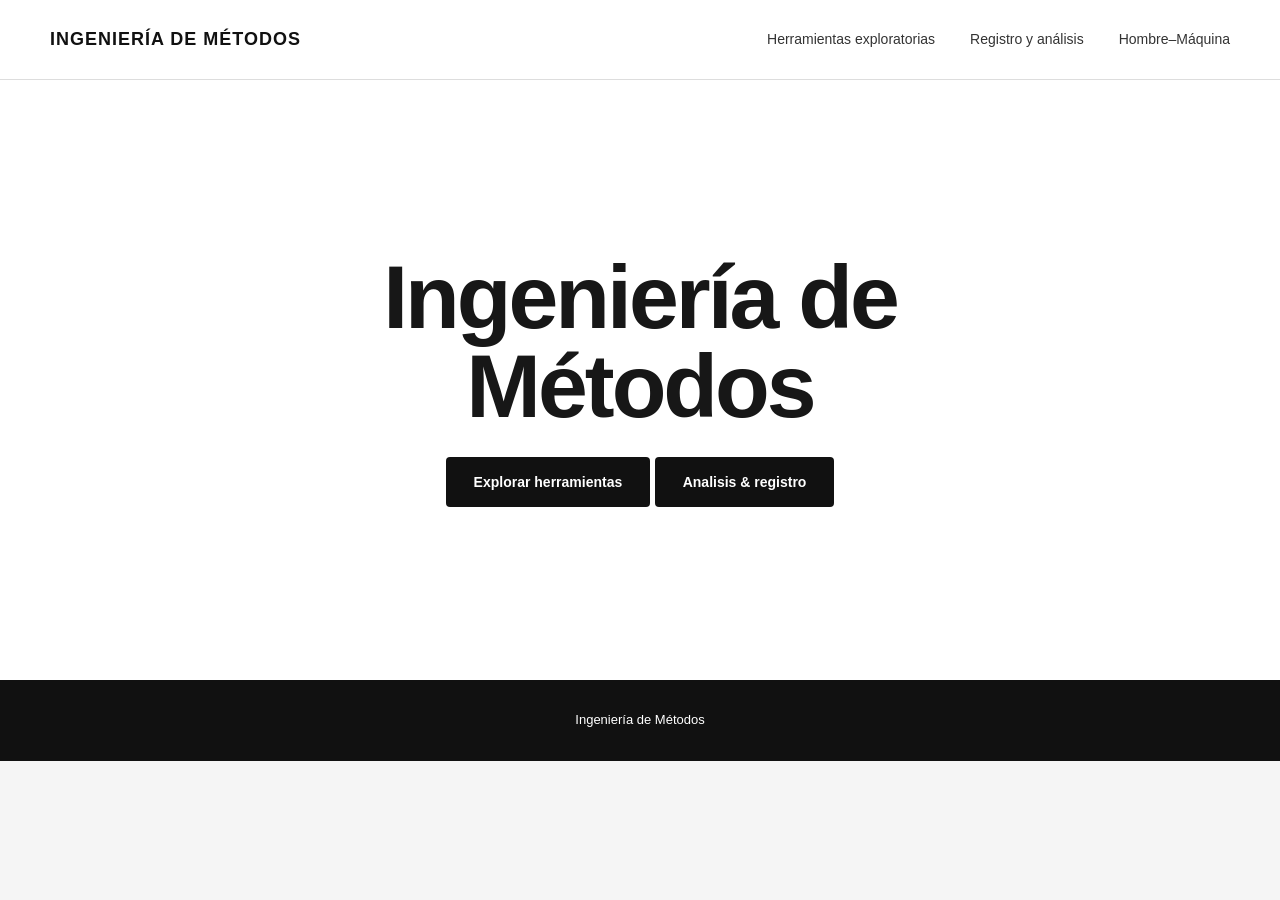
<file: frontend/index.html>
<!DOCTYPE html>
<html lang="es">
<head>
    <meta charset="UTF-8">
    <meta name="viewport" content="width=device-width, initial-scale=1.0">

    <title>Ingeniería de Métodos</title>

    <link rel="stylesheet" href="style.css">
    <link rel="stylesheet" href="estudios.css">
</head>

<body>

    <!-- Barra de navegación -->
    <header class="navbar">

        <a href="index.html" class="logo">
            INGENIERÍA DE MÉTODOS
        </a>

        <nav class="nav-menu">

            <a href="exploratorias.html">
                Herramientas exploratorias
            </a>

            <a href="registro-analisis.html">
                Registro y análisis
            </a>

            <a href="operador-maquina.html">
                Hombre–Máquina
            </a>

        </nav>

    </header>


    <!-- Contenido principal -->
    <main>

        <section class="hero">

            <div class="hero-content">

                <h1>
                    Ingeniería de Métodos
                </h1>

                <a href="exploratorias.html" class="button">
                    Explorar herramientas
                </a>
                <a href = "registro-analisis.html" class = "button">
                    Analisis & registro 
                </a>

            </div>

        </section>


    </main>


    <!-- Pie de página -->
    <footer>

        <p>
            Ingeniería de Métodos
        </p>

    </footer>

</body>
</html>
</file>
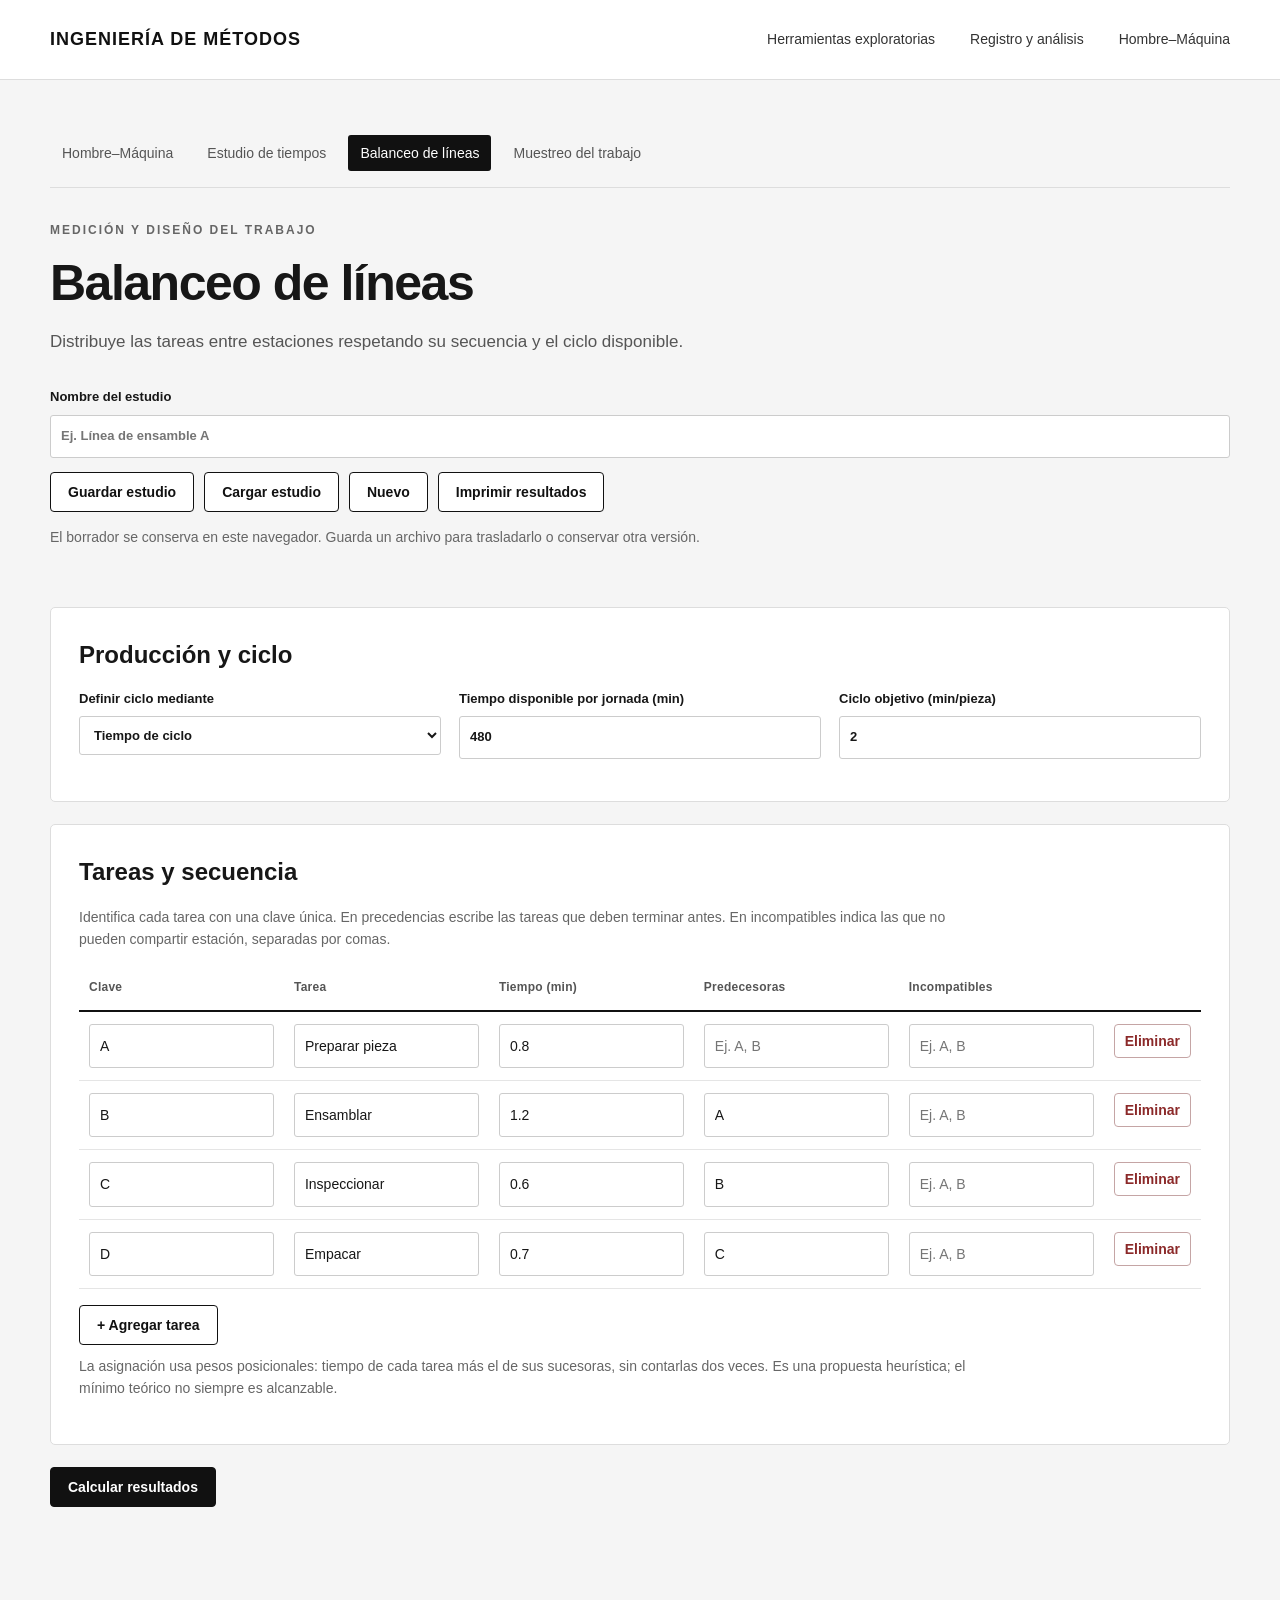
<file: frontend/balanceo-lineas.html>
<!DOCTYPE html>
<html lang="es"><head><meta charset="UTF-8"><meta name="viewport" content="width=device-width, initial-scale=1.0"><title>Balanceo de líneas | Ingeniería de Métodos</title><link rel="stylesheet" href="style.css"><link rel="stylesheet" href="estudios.css"><link rel="stylesheet" href="persistencia.css"></head>
<body><header class="navbar"><a href="index.html" class="logo">INGENIERÍA DE MÉTODOS</a><nav class="nav-menu" aria-label="Principal"><a href="exploratorias.html">Herramientas exploratorias</a><a href="registro-analisis.html">Registro y análisis</a><a href="operador-maquina.html">Hombre–Máquina</a></nav></header>
<main class="estudio-page"><nav class="estudio-nav" aria-label="Módulos de medición"><a href="operador-maquina.html">Hombre–Máquina</a><a href="registro-analisis.html">Estudio de tiempos</a><a href="balanceo-lineas.html" aria-current="page">Balanceo de líneas</a><a href="muestreo-trabajo.html">Muestreo del trabajo</a></nav><section class="estudio-header"><span class="section-label">MEDICIÓN Y DISEÑO DEL TRABAJO</span><h1>Balanceo de líneas</h1><p>Distribuye las tareas entre estaciones respetando su secuencia y el ciclo disponible.</p></section>
<div id="servidor-aviso"></div><div class="toolbar"><label class="campo">Nombre del estudio<input id="study-title" type="text" maxlength="200" placeholder="Ej. Línea de ensamble A"></label><div class="acciones"><button id="guardar" class="btn" type="button">Guardar estudio</button><button id="cargar" class="btn" type="button">Cargar estudio</button><button id="nuevo" class="btn" type="button">Nuevo</button><button id="imprimir" class="btn" type="button">Imprimir resultados</button><input id="archivo-estudio" type="file" accept=".json,application/json" hidden></div><p class="ayuda">El borrador se conserva en este navegador. Guarda un archivo para trasladarlo o conservar otra versión.</p></div>
<p id="persistencia-estado" class="persistencia-estado" role="status" aria-live="polite"></p><div id="module-form"></div><div class="acciones"><button id="calcular" class="btn principal" type="button">Calcular resultados</button></div><p id="estado" class="estado" role="status" aria-live="polite"></p><div id="module-results" aria-live="polite"></div></main>
<script src="persistencia.js"></script><script src="estudios-comun.js"></script><script src="balanceo-lineas.js"></script></body></html>
</file>
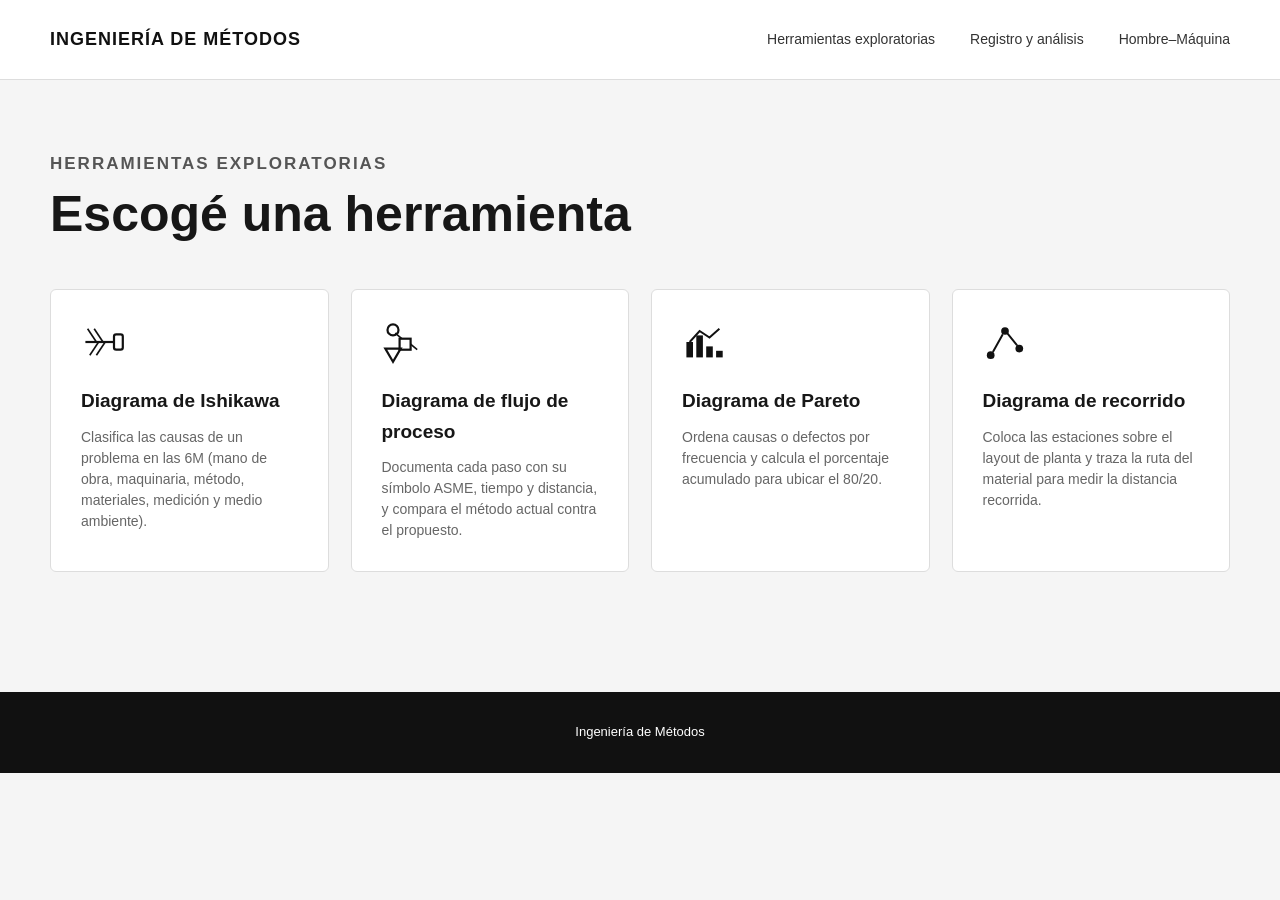
<file: frontend/exploratorias.html>
<!DOCTYPE html>
<html lang="es">

<head>
    <meta charset="UTF-8">
    <meta name="viewport" content="width=device-width, initial-scale=1.0">

    <title>Herramientas exploratorias | Ingeniería de Métodos</title>

    <link rel="stylesheet" href="style.css">
    <link rel="stylesheet" href="exploratorias-hub.css">
</head>

<body>

    <header class="navbar">

        <a href="index.html" class="logo">
            INGENIERÍA DE MÉTODOS
        </a>

        <nav class="nav-menu">

            <a href="exploratorias.html">
                Herramientas exploratorias
            </a>

            <a href="registro-analisis.html">
                Registro y análisis
            </a>

            <a href="operador-maquina.html">
                Hombre–Máquina
            </a>

        </nav>

    </header>


    <main class="hub-page">

        <section class="hub-header">

            <p class="section-label">
                HERRAMIENTAS EXPLORATORIAS
            </p>

            <h1>Escogé una herramienta</h1>

        </section>


        <section class="hub-grid">

            <a href="ishikawa.html" class="hub-card">

                <div class="hub-card-icono">
                    <svg viewBox="0 0 40 40" xmlns="http://www.w3.org/2000/svg">
                        <line x1="4" y1="20" x2="30" y2="20" stroke="currentColor" stroke-width="2"/>
                        <line x1="14" y1="20" x2="6" y2="8" stroke="currentColor" stroke-width="1.5"/>
                        <line x1="20" y1="20" x2="12" y2="8" stroke="currentColor" stroke-width="1.5"/>
                        <line x1="16" y1="20" x2="8" y2="32" stroke="currentColor" stroke-width="1.5"/>
                        <line x1="22" y1="20" x2="14" y2="32" stroke="currentColor" stroke-width="1.5"/>
                        <rect x="30" y="13" width="8" height="14" rx="2" fill="none" stroke="currentColor" stroke-width="2"/>
                    </svg>
                </div>

                <h2>Diagrama de Ishikawa</h2>

                <p>
                    Clasifica las causas de un problema en las 6M
                    (mano de obra, maquinaria, método, materiales,
                    medición y medio ambiente).
                </p>

            </a>


            <a href="diagrama-flujo.html" class="hub-card">

                <div class="hub-card-icono">
                    <svg viewBox="0 0 40 40" xmlns="http://www.w3.org/2000/svg">
                        <circle cx="10" cy="9" r="5" fill="none" stroke="currentColor" stroke-width="2"/>
                        <rect x="16" y="17" width="10" height="10" fill="none" stroke="currentColor" stroke-width="2"/>
                        <polygon points="10,38 3,26 17,26" fill="none" stroke="currentColor" stroke-width="2"/>
                        <path d="M12,12 L18,17 M26,22 L32,27" stroke="currentColor" stroke-width="1.5"/>
                    </svg>
                </div>

                <h2>Diagrama de flujo de proceso</h2>

                <p>
                    Documenta cada paso con su símbolo ASME, tiempo
                    y distancia, y compara el método actual contra
                    el propuesto.
                </p>

            </a>


            <a href="pareto.html" class="hub-card">

                <div class="hub-card-icono">
                    <svg viewBox="0 0 40 40" xmlns="http://www.w3.org/2000/svg">
                        <rect x="4" y="20" width="6" height="14" fill="currentColor"/>
                        <rect x="13" y="14" width="6" height="20" fill="currentColor"/>
                        <rect x="22" y="24" width="6" height="10" fill="currentColor"/>
                        <rect x="31" y="28" width="6" height="6" fill="currentColor"/>
                        <polyline points="7,20 16,10 25,16 34,8" fill="none" stroke="currentColor" stroke-width="1.8"/>
                    </svg>
                </div>

                <h2>Diagrama de Pareto</h2>

                <p>
                    Ordena causas o defectos por frecuencia y
                    calcula el porcentaje acumulado para ubicar el
                    80/20.
                </p>

            </a>


            <a href="recorrido.html" class="hub-card">

                <div class="hub-card-icono">
                    <svg viewBox="0 0 40 40" xmlns="http://www.w3.org/2000/svg">
                        <circle cx="7" cy="32" r="3.5" fill="currentColor"/>
                        <circle cx="20" cy="10" r="3.5" fill="currentColor"/>
                        <circle cx="33" cy="26" r="3.5" fill="currentColor"/>
                        <path d="M9,29 L18,13 M22,12 L31,23" stroke="currentColor" stroke-width="1.8" fill="none"/>
                    </svg>
                </div>

                <h2>Diagrama de recorrido</h2>

                <p>
                    Coloca las estaciones sobre el layout de planta
                    y traza la ruta del material para medir la
                    distancia recorrida.
                </p>

            </a>

        </section>

    </main>


    <footer>

        <p>
            Ingeniería de Métodos
        </p>

    </footer>

</body>

</html>
</file>
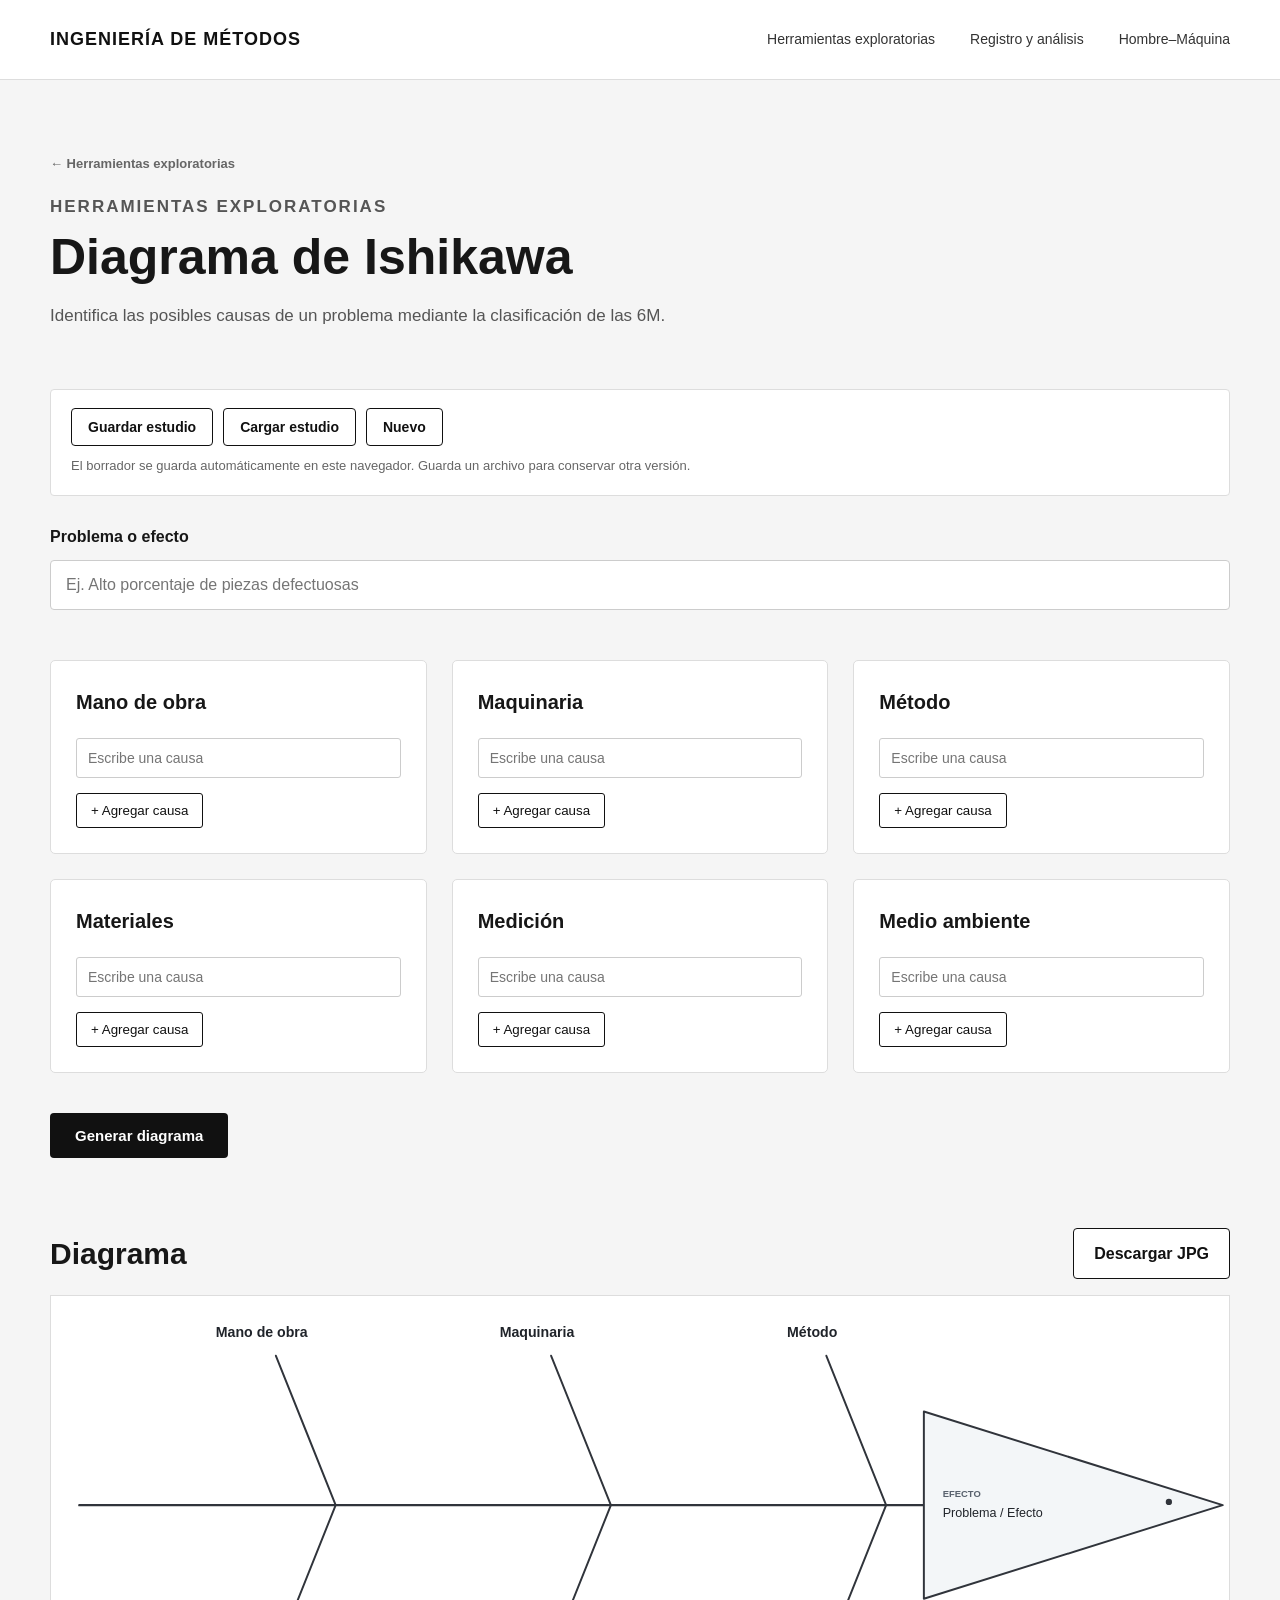
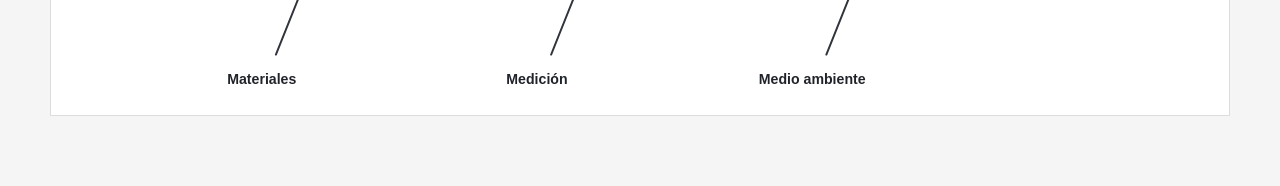
<file: frontend/ishikawa.html>
<!DOCTYPE html>
<html lang="es">

<head>
    <meta charset="UTF-8">
    <meta name="viewport" content="width=device-width, initial-scale=1.0">

    <title>Herramientas exploratorias | Ingeniería de Métodos</title>

    <link rel="stylesheet" href="style.css">
    <link rel="stylesheet" href="ishikawa.css">
    <link rel="stylesheet" href="persistencia.css">
</head>

<body>

    <header class="navbar">

        <a href="index.html" class="logo">
            INGENIERÍA DE MÉTODOS
        </a>

        <nav class="nav-menu">

            <a href="exploratorias.html">
                Herramientas exploratorias
            </a>

            <a href="registro-analisis.html">
                Registro y análisis
            </a>

            <a href="operador-maquina.html">
                Hombre–Máquina
            </a>

        </nav>

    </header>


    <main class="ishikawa-page">

        <section class="ishikawa-header">

            <a href="exploratorias.html" class="breadcrumb">
                ← Herramientas exploratorias
            </a>

            <p class="section-label">
                HERRAMIENTAS EXPLORATORIAS
            </p>

            <h1>Diagrama de Ishikawa</h1>

            <p>
                Identifica las posibles causas de un problema mediante
                la clasificación de las 6M.
            </p>

        </section>


        <!-- Problema principal -->

        <section class="persistencia-barra" aria-label="Guardar y recuperar estudio">
            <div class="persistencia-acciones"><button type="button" id="guardar">Guardar estudio</button><button type="button" id="cargar">Cargar estudio</button><button type="button" id="nuevo">Nuevo</button><input id="archivo-estudio" type="file" accept=".json,application/json" hidden></div>
            <p id="persistencia-estado" class="persistencia-estado" role="status" aria-live="polite">El borrador se guarda automáticamente en este navegador. Guarda un archivo para conservar otra versión.</p>
        </section>

        <section class="problem-section">

            <label for="problema">
                Problema o efecto
            </label>

            <input
                type="text"
                id="problema"
                placeholder="Ej. Alto porcentaje de piezas defectuosas"
            >

        </section>


        <!-- Categorías -->

        <section class="categories">

            <!-- Mano de obra -->

            <article class="category">

                <h2>Mano de obra</h2>

                <div id="inputs-mano-obra" class="causes-container">

                    <input
                        type="text"
                        class="cause-input"
                        placeholder="Escribe una causa"
                    >

                </div>

                <button
                    class="add-cause"
                    data-category="mano-obra"
                >
                    + Agregar causa
                </button>

            </article>


            <!-- Maquinaria -->

            <article class="category">

                <h2>Maquinaria</h2>

                <div id="inputs-maquinaria" class="causes-container">

                    <input
                        type="text"
                        class="cause-input"
                        placeholder="Escribe una causa"
                    >

                </div>

                <button
                    class="add-cause"
                    data-category="maquinaria"
                >
                    + Agregar causa
                </button>

            </article>


            <!-- Método -->

            <article class="category">

                <h2>Método</h2>

                <div id="inputs-metodos" class="causes-container">

                    <input
                        type="text"
                        class="cause-input"
                        placeholder="Escribe una causa"
                    >

                </div>

                <button
                    class="add-cause"
                    data-category="metodos"
                >
                    + Agregar causa
                </button>

            </article>


            <!-- Materiales -->

            <article class="category">

                <h2>Materiales</h2>

                <div id="inputs-materiales" class="causes-container">

                    <input
                        type="text"
                        class="cause-input"
                        placeholder="Escribe una causa"
                    >

                </div>

                <button
                    class="add-cause"
                    data-category="materiales"
                >
                    + Agregar causa
                </button>

            </article>


            <!-- Medición -->

            <article class="category">

                <h2>Medición</h2>

                <div id="inputs-medicion" class="causes-container">

                    <input
                        type="text"
                        class="cause-input"
                        placeholder="Escribe una causa"
                    >

                </div>

                <button
                    class="add-cause"
                    data-category="medicion"
                >
                    + Agregar causa
                </button>

            </article>


            <!-- Medio ambiente -->

            <article class="category">

                <h2>Medio ambiente</h2>

                <div id="inputs-medio-ambiente" class="causes-container">

                    <input
                        type="text"
                        class="cause-input"
                        placeholder="Escribe una causa"
                    >

                </div>

                <button
                    class="add-cause"
                    data-category="medio-ambiente"
                >
                    + Agregar causa
                </button>

            </article>

        </section>


        <button id="generar-diagrama" class="generate-button">
            Generar diagrama
        </button>


        <!-- Diagrama -->

        <section class="diagram-section">

            <div class="diagram-toolbar">
                <h2>Diagrama</h2>
                <button id="exportar-jpg" class="export-button" type="button">
                    Descargar JPG
                </button>
            </div>

            <p id="estado-exportacion" class="export-status" role="status" aria-live="polite"></p>

            <div class="diagram-wrapper">

                <svg
                    id="ishikawa"
                    role="img"
                    aria-labelledby="titulo-ishikawa"
                    viewBox="0 0 1200 650"
                    xmlns="http://www.w3.org/2000/svg"
                >
                </svg>

            </div>

        </section>

    </main>


    <script src="persistencia.js"></script>
    <script src="ishikawa.js"></script>
    <script src="persistencia-diagramas.js"></script>
    <script src="ishikawa-export.js"></script>

</body>

</html>
</file>
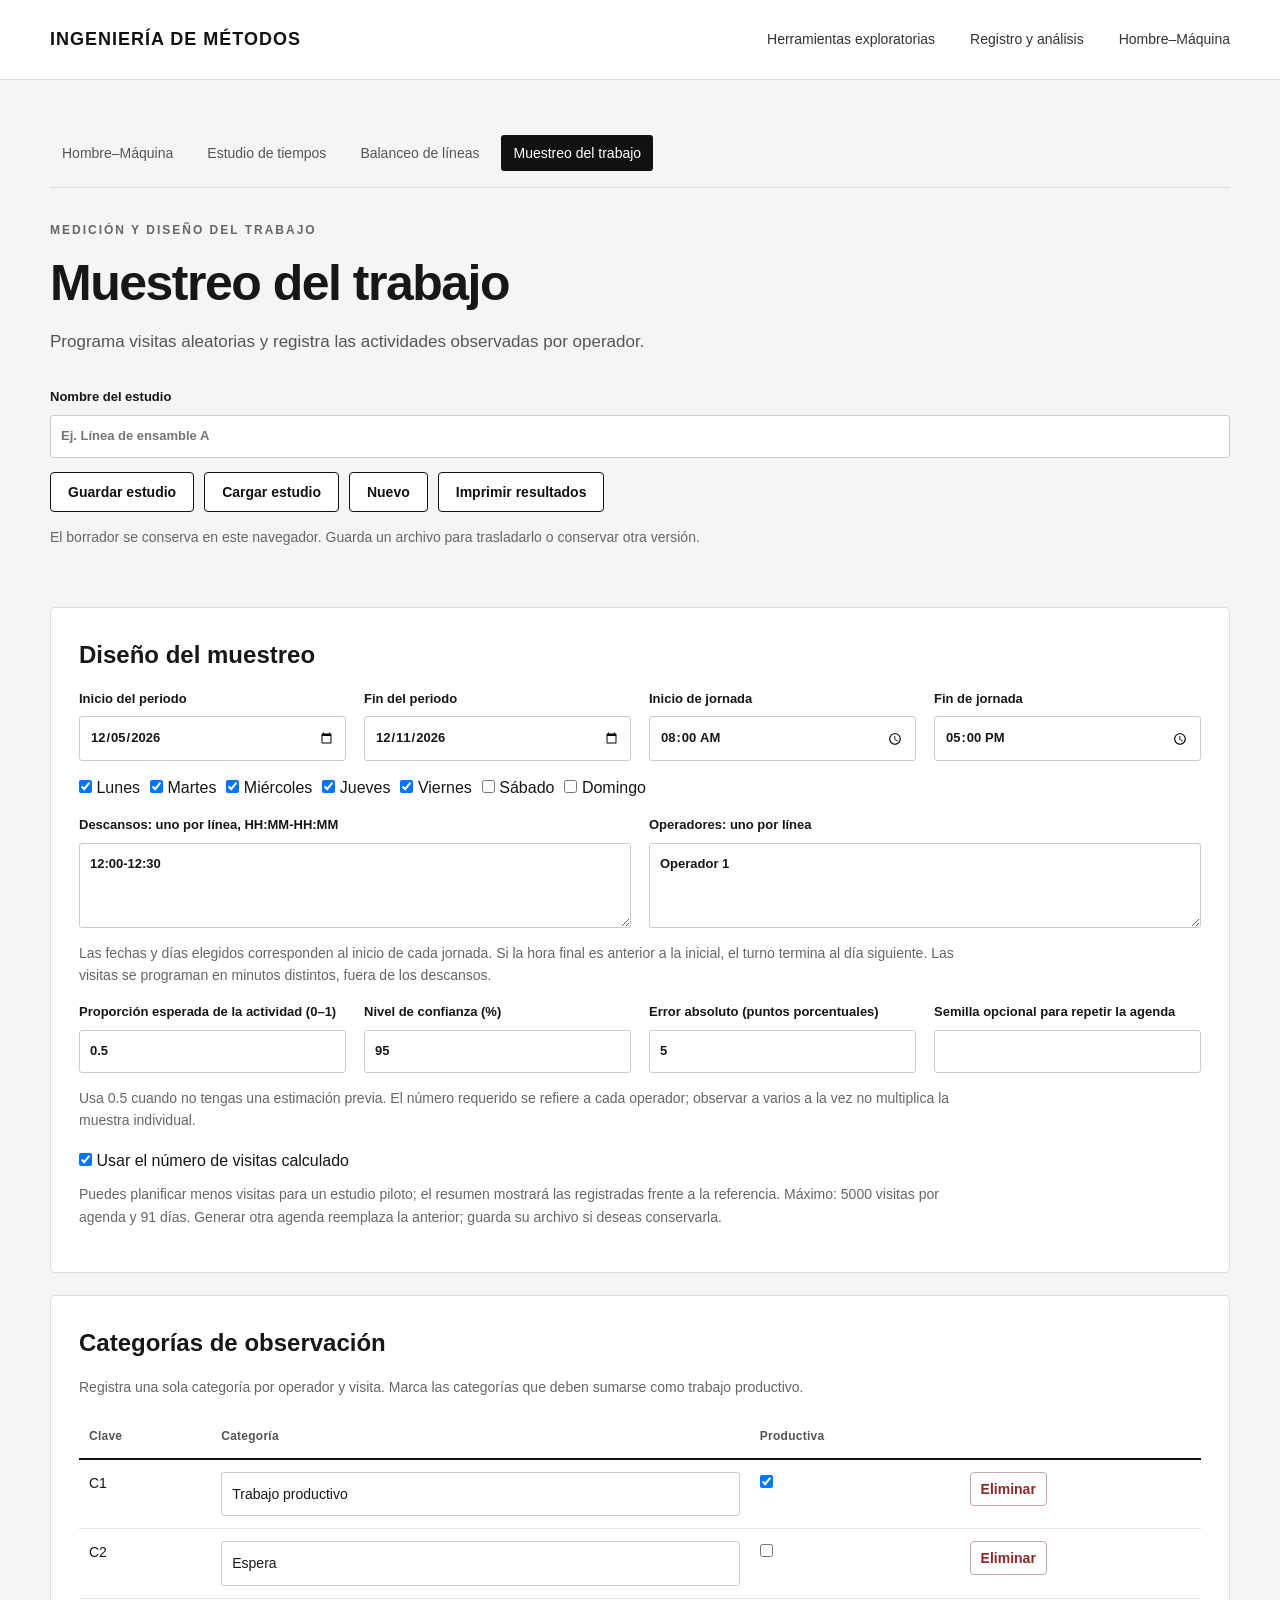
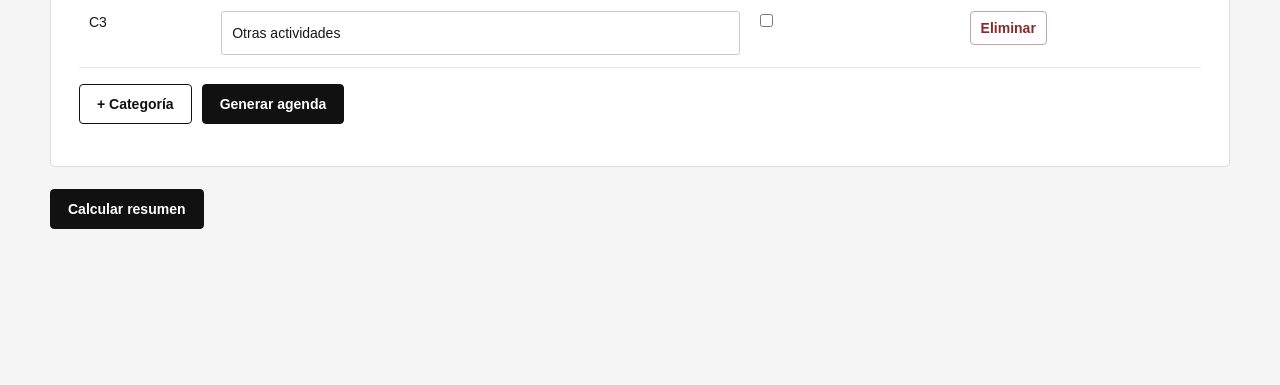
<file: frontend/muestreo-trabajo.html>
<!DOCTYPE html>
<html lang="es"><head><meta charset="UTF-8"><meta name="viewport" content="width=device-width, initial-scale=1.0"><title>Muestreo del trabajo | Ingeniería de Métodos</title><link rel="stylesheet" href="style.css"><link rel="stylesheet" href="estudios.css"><link rel="stylesheet" href="persistencia.css"></head>
<body><header class="navbar"><a href="index.html" class="logo">INGENIERÍA DE MÉTODOS</a><nav class="nav-menu" aria-label="Principal"><a href="exploratorias.html">Herramientas exploratorias</a><a href="registro-analisis.html">Registro y análisis</a><a href="operador-maquina.html">Hombre–Máquina</a></nav></header>
<main class="estudio-page"><nav class="estudio-nav" aria-label="Módulos de medición"><a href="operador-maquina.html">Hombre–Máquina</a><a href="registro-analisis.html">Estudio de tiempos</a><a href="balanceo-lineas.html">Balanceo de líneas</a><a href="muestreo-trabajo.html" aria-current="page">Muestreo del trabajo</a></nav><section class="estudio-header"><span class="section-label">MEDICIÓN Y DISEÑO DEL TRABAJO</span><h1>Muestreo del trabajo</h1><p>Programa visitas aleatorias y registra las actividades observadas por operador.</p></section>
<div id="servidor-aviso"></div><div class="toolbar"><label class="campo">Nombre del estudio<input id="study-title" type="text" maxlength="200" placeholder="Ej. Línea de ensamble A"></label><div class="acciones"><button id="guardar" class="btn" type="button">Guardar estudio</button><button id="cargar" class="btn" type="button">Cargar estudio</button><button id="nuevo" class="btn" type="button">Nuevo</button><button id="imprimir" class="btn" type="button">Imprimir resultados</button><input id="archivo-estudio" type="file" accept=".json,application/json" hidden></div><p class="ayuda">El borrador se conserva en este navegador. Guarda un archivo para trasladarlo o conservar otra versión.</p></div>
<p id="persistencia-estado" class="persistencia-estado" role="status" aria-live="polite"></p><div id="module-form"></div><div class="acciones"><button id="calcular" class="btn principal" type="button">Calcular resumen</button></div><p id="estado" class="estado" role="status" aria-live="polite"></p><div id="module-results" aria-live="polite"></div></main>
<script src="persistencia.js"></script><script src="estudios-comun.js"></script><script src="muestreo-trabajo.js"></script></body></html>
</file>
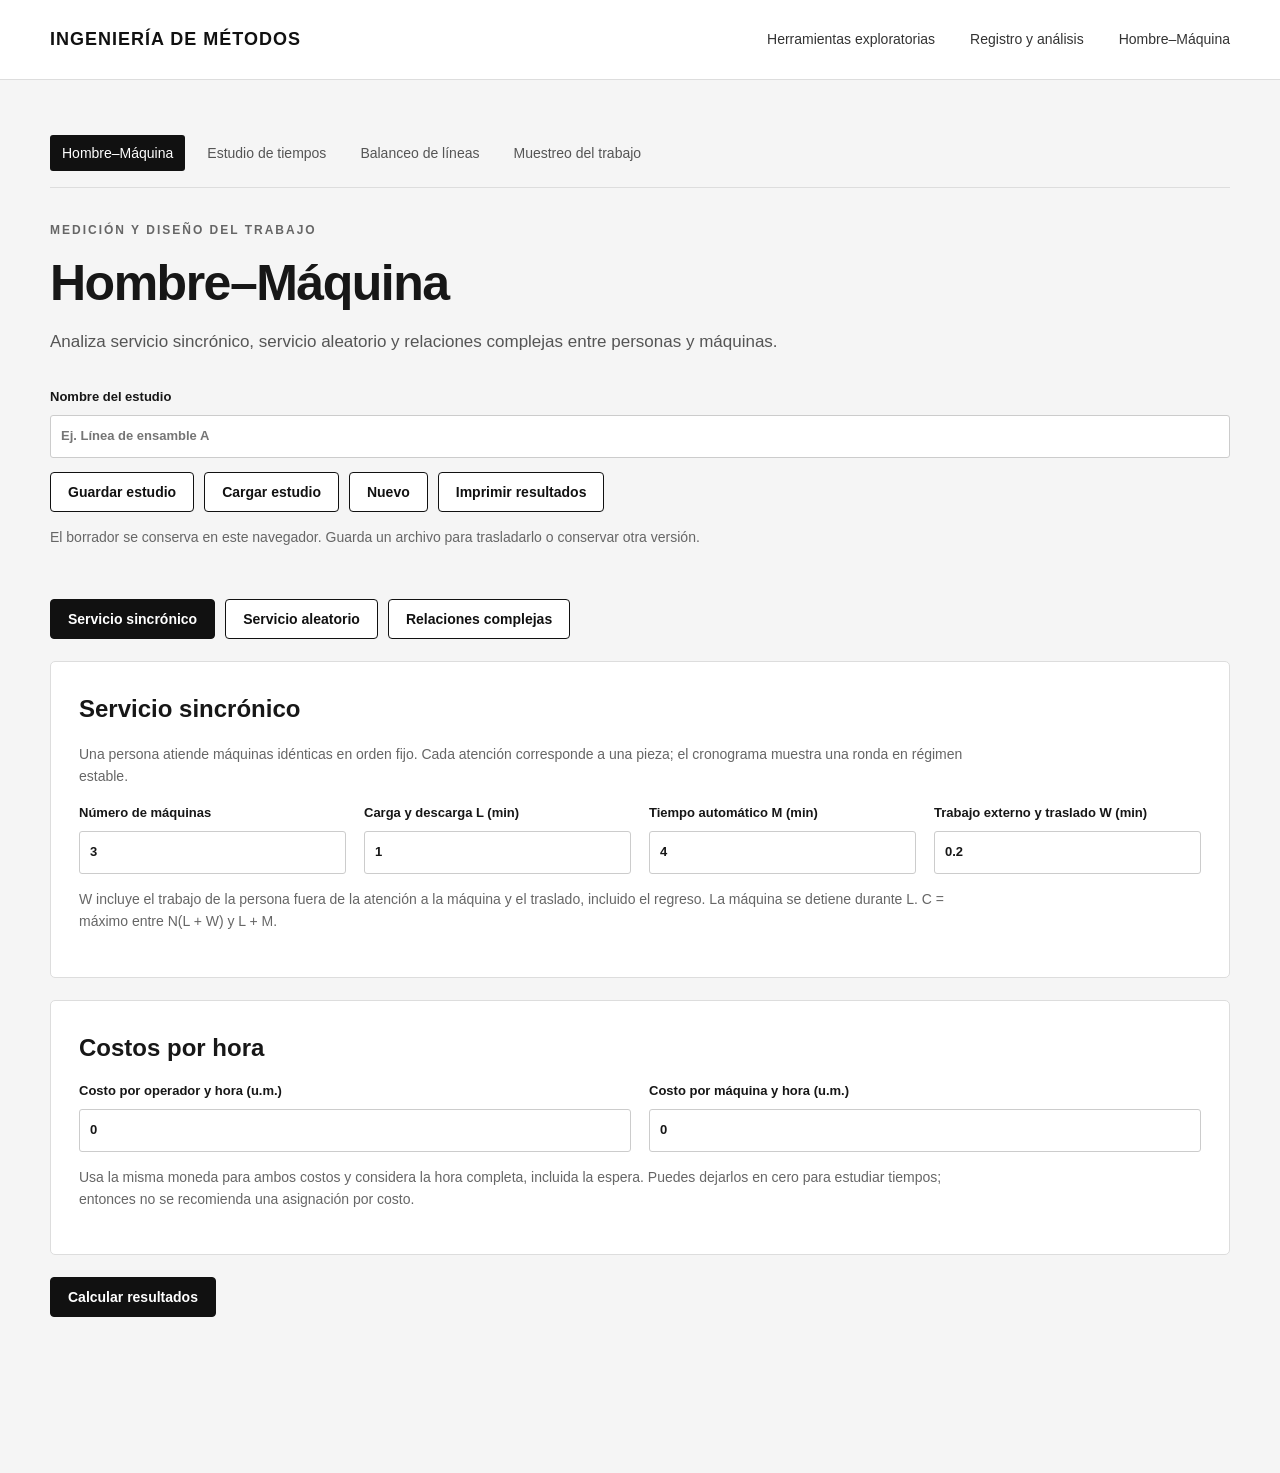
<file: frontend/operador-maquina.html>
<!DOCTYPE html>
<html lang="es"><head><meta charset="UTF-8"><meta name="viewport" content="width=device-width, initial-scale=1.0"><title>Hombre–Máquina | Ingeniería de Métodos</title><link rel="stylesheet" href="style.css"><link rel="stylesheet" href="estudios.css"><link rel="stylesheet" href="persistencia.css"></head>
<body><header class="navbar"><a href="index.html" class="logo">INGENIERÍA DE MÉTODOS</a><nav class="nav-menu" aria-label="Principal"><a href="exploratorias.html">Herramientas exploratorias</a><a href="registro-analisis.html">Registro y análisis</a><a href="operador-maquina.html">Hombre–Máquina</a></nav></header>
<main class="estudio-page"><nav class="estudio-nav" aria-label="Módulos de medición"><a href="operador-maquina.html" aria-current="page">Hombre–Máquina</a><a href="registro-analisis.html">Estudio de tiempos</a><a href="balanceo-lineas.html">Balanceo de líneas</a><a href="muestreo-trabajo.html">Muestreo del trabajo</a></nav><section class="estudio-header"><span class="section-label">MEDICIÓN Y DISEÑO DEL TRABAJO</span><h1>Hombre–Máquina</h1><p>Analiza servicio sincrónico, servicio aleatorio y relaciones complejas entre personas y máquinas.</p></section>
<div id="servidor-aviso"></div><div class="toolbar"><label class="campo">Nombre del estudio<input id="study-title" type="text" maxlength="200" placeholder="Ej. Línea de ensamble A"></label><div class="acciones"><button id="guardar" class="btn" type="button">Guardar estudio</button><button id="cargar" class="btn" type="button">Cargar estudio</button><button id="nuevo" class="btn" type="button">Nuevo</button><button id="imprimir" class="btn" type="button">Imprimir resultados</button><input id="archivo-estudio" type="file" accept=".json,application/json" hidden></div><p class="ayuda">El borrador se conserva en este navegador. Guarda un archivo para trasladarlo o conservar otra versión.</p></div>
<p id="persistencia-estado" class="persistencia-estado" role="status" aria-live="polite"></p><div id="module-form"></div><div class="acciones"><button id="calcular" class="btn principal" type="button">Calcular resultados</button></div><p id="estado" class="estado" role="status" aria-live="polite"></p><div id="module-results" aria-live="polite"></div></main>
<script src="persistencia.js"></script><script src="estudios-comun.js"></script><script src="operador-maquina.js"></script></body></html>
</file>
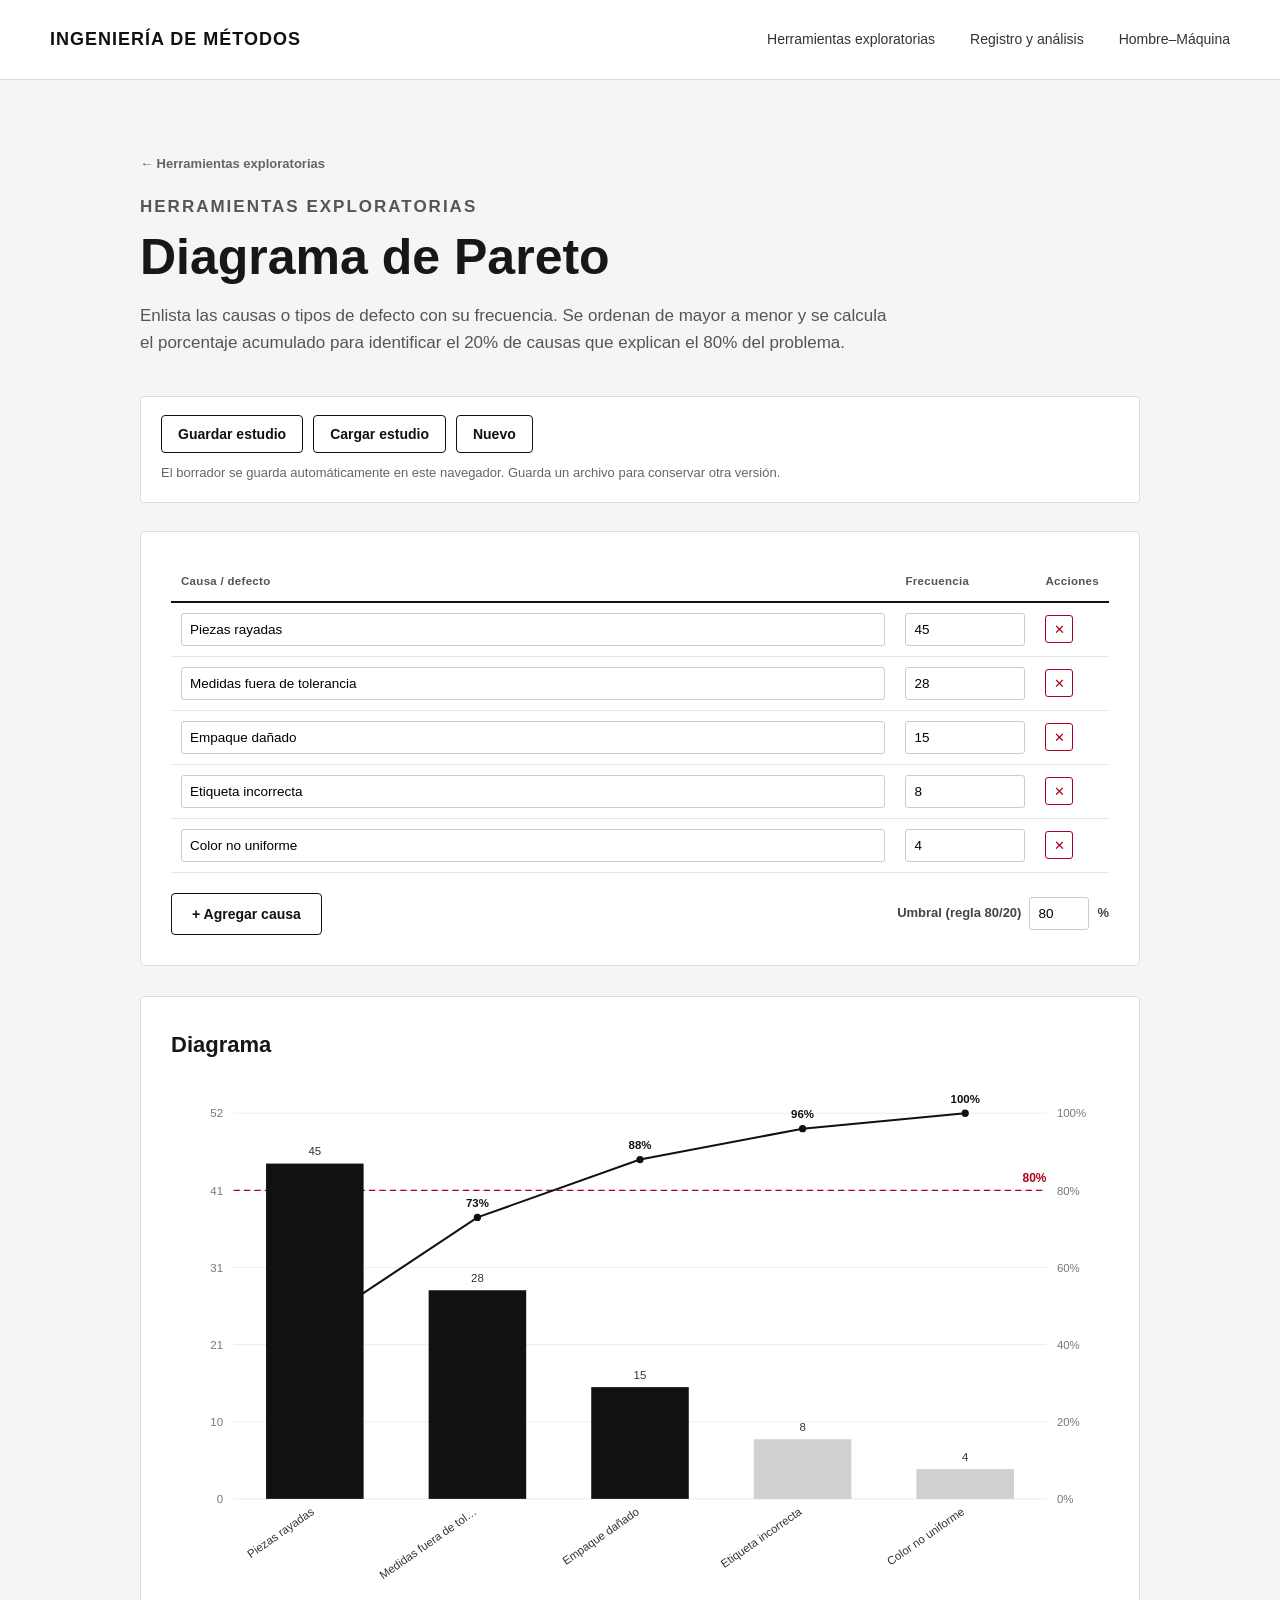
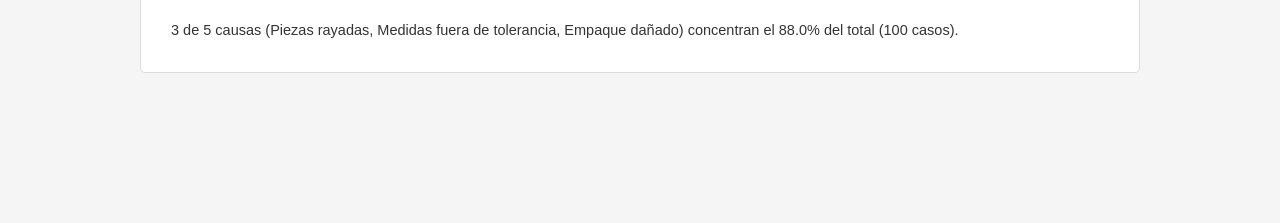
<file: frontend/pareto.html>
<!DOCTYPE html>
<html lang="es">

<head>
    <meta charset="UTF-8">
    <meta name="viewport" content="width=device-width, initial-scale=1.0">

    <title>Diagrama de Pareto | Ingeniería de Métodos</title>

    <link rel="stylesheet" href="style.css">
    <link rel="stylesheet" href="pareto.css">
    <link rel="stylesheet" href="persistencia.css">
</head>

<body>

    <header class="navbar">

        <a href="index.html" class="logo">
            INGENIERÍA DE MÉTODOS
        </a>

        <nav class="nav-menu">

            <a href="exploratorias.html">
                Herramientas exploratorias
            </a>

            <a href="registro-analisis.html">
                Registro y análisis
            </a>

            <a href="operador-maquina.html">
                Hombre–Máquina
            </a>

        </nav>

    </header>


    <main class="pareto-page">

        <section class="pareto-header">

            <a href="exploratorias.html" class="breadcrumb">
                ← Herramientas exploratorias
            </a>

            <p class="section-label">
                HERRAMIENTAS EXPLORATORIAS
            </p>

            <h1>Diagrama de Pareto</h1>

            <p>
                Enlista las causas o tipos de defecto con su
                frecuencia. Se ordenan de mayor a menor y se calcula
                el porcentaje acumulado para identificar el 20% de
                causas que explican el 80% del problema.
            </p>

        </section>


        <section class="persistencia-barra" aria-label="Guardar y recuperar estudio">
            <div class="persistencia-acciones"><button type="button" id="guardar">Guardar estudio</button><button type="button" id="cargar">Cargar estudio</button><button type="button" id="nuevo">Nuevo</button><input id="archivo-estudio" type="file" accept=".json,application/json" hidden></div>
            <p id="persistencia-estado" class="persistencia-estado" role="status" aria-live="polite">El borrador se guarda automáticamente en este navegador. Guarda un archivo para conservar otra versión.</p>
        </section>

        <section class="pareto-card">

            <div class="tabla-wrapper">

                <table id="tabla-pareto">

                    <thead>
                        <tr>
                            <th class="col-desc">Causa / defecto</th>
                            <th class="col-num">Frecuencia</th>
                            <th class="col-acciones">Acciones</th>
                        </tr>
                    </thead>

                    <tbody id="tabla-pareto-body">
                    </tbody>

                </table>

            </div>

            <div class="acciones-tabla">

                <button id="agregar-causa" class="btn-secundario">
                    + Agregar causa
                </button>

                <label class="umbral-campo">
                    Umbral (regla 80/20)
                    <input type="number" id="umbral" value="80" min="1" max="100" step="1">
                    %
                </label>

            </div>

        </section>


        <section class="pareto-card">

            <h2>Diagrama</h2>

            <div class="grafico-wrapper">

                <svg id="grafico-pareto" viewBox="0 0 900 500" xmlns="http://www.w3.org/2000/svg">
                </svg>

            </div>

            <p class="pareto-conclusion" id="pareto-conclusion"></p>

        </section>

    </main>


    <script src="persistencia.js"></script>
    <script src="pareto.js"></script>
    <script src="persistencia-diagramas.js"></script>

</body>

</html>
</file>
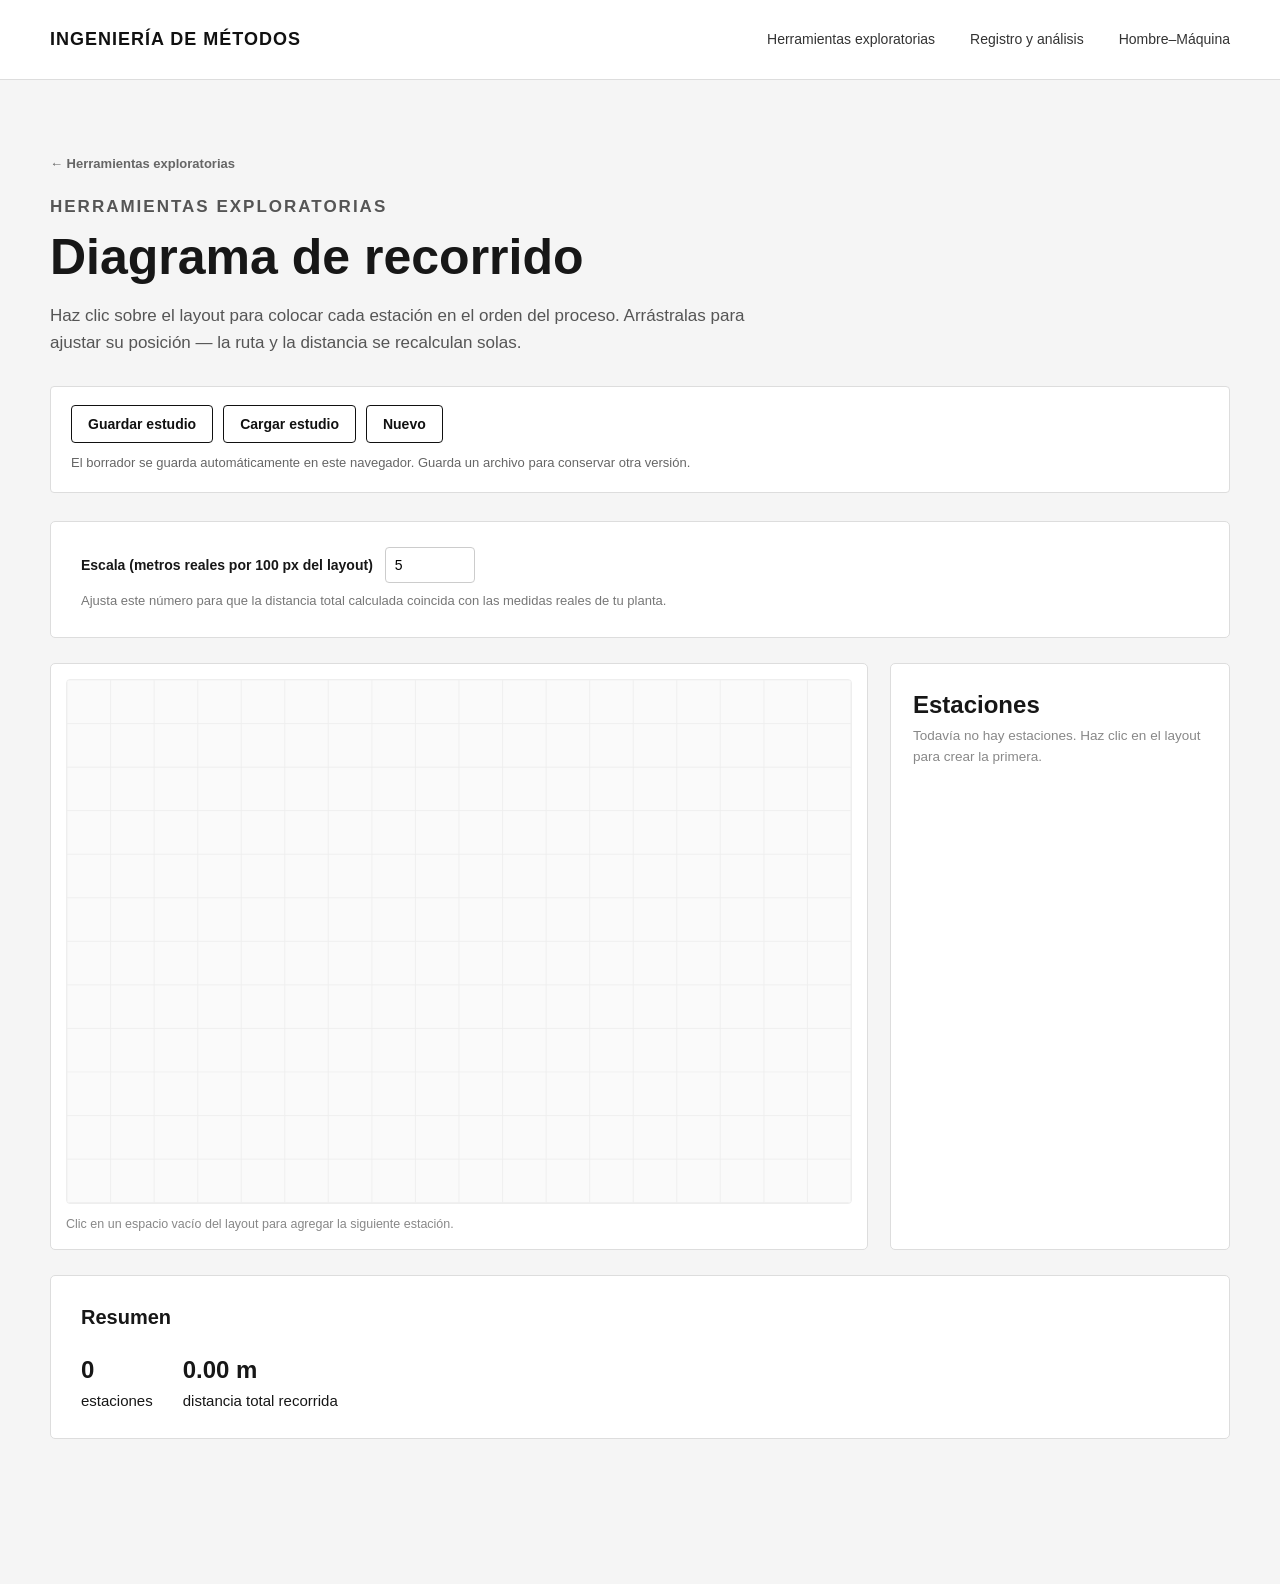
<file: frontend/recorrido.html>
<!DOCTYPE html>
<html lang="es">

<head>
    <meta charset="UTF-8">
    <meta name="viewport" content="width=device-width, initial-scale=1.0">

    <title>Diagrama de recorrido | Ingeniería de Métodos</title>

    <link rel="stylesheet" href="style.css">
    <link rel="stylesheet" href="recorrido.css">
    <link rel="stylesheet" href="persistencia.css">
</head>

<body>

    <header class="navbar">

        <a href="index.html" class="logo">
            INGENIERÍA DE MÉTODOS
        </a>

        <nav class="nav-menu">

            <a href="exploratorias.html">
                Herramientas exploratorias
            </a>

            <a href="registro-analisis.html">
                Registro y análisis
            </a>

            <a href="operador-maquina.html">
                Hombre–Máquina
            </a>

        </nav>

    </header>


    <main class="rec-page">

        <section class="rec-header">

            <a href="exploratorias.html" class="breadcrumb">
                ← Herramientas exploratorias
            </a>

            <p class="section-label">
                HERRAMIENTAS EXPLORATORIAS
            </p>

            <h1>Diagrama de recorrido</h1>

            <p>
                Haz clic sobre el layout para colocar cada estación
                en el orden del proceso. Arrástralas para ajustar su
                posición — la ruta y la distancia se recalculan
                solas.
            </p>

        </section>


        <section class="persistencia-barra" aria-label="Guardar y recuperar estudio">
            <div class="persistencia-acciones"><button type="button" id="guardar">Guardar estudio</button><button type="button" id="cargar">Cargar estudio</button><button type="button" id="nuevo">Nuevo</button><input id="archivo-estudio" type="file" accept=".json,application/json" hidden></div>
            <p id="persistencia-estado" class="persistencia-estado" role="status" aria-live="polite">El borrador se guarda automáticamente en este navegador. Guarda un archivo para conservar otra versión.</p>
        </section>

        <section class="rec-card rec-config">

            <label class="campo-escala">
                Escala (metros reales por 100 px del layout)
                <input type="number" id="escala" value="5" min="0.1" step="0.1">
            </label>

            <p class="ayuda-escala">
                Ajusta este número para que la distancia total
                calculada coincida con las medidas reales de tu
                planta.
            </p>

        </section>


        <section class="rec-layout">

            <div class="rec-canvas-wrapper">

                <svg
                    id="lienzo"
                    viewBox="0 0 900 600"
                    xmlns="http://www.w3.org/2000/svg"
                >
                </svg>

                <p class="rec-canvas-ayuda">
                    Clic en un espacio vacío del layout para agregar
                    la siguiente estación.
                </p>

            </div>

            <aside class="rec-panel">

                <h2>Estaciones</h2>

                <div id="lista-estaciones" class="lista-estaciones">
                </div>

                <p class="rec-panel-vacio" id="panel-vacio">
                    Todavía no hay estaciones. Haz clic en el layout
                    para crear la primera.
                </p>

            </aside>

        </section>


        <section class="rec-card">

            <h2>Resumen</h2>

            <div class="resumen-totales" id="resumen-totales">
            </div>

        </section>

    </main>


    <script src="persistencia.js"></script>
    <script src="recorrido.js"></script>
    <script src="persistencia-diagramas.js"></script>

</body>

</html>
</file>
<file: frontend/style.css>
/* ==================================================
   CONFIGURACIÓN GENERAL
   ================================================== */

* {
    margin: 0;
    padding: 0;
    box-sizing: border-box;
}

html {
    scroll-behavior: smooth;
}

body {
    font-family: Arial, Helvetica, sans-serif;
    background-color: #f5f5f5;
    color: #171717;
    line-height: 1.6;
}


/* ==================================================
   BARRA DE NAVEGACIÓN
   ================================================== */

.navbar {
    width: 100%;
    height: 80px;

    display: flex;
    align-items: center;
    justify-content: space-between;

    padding: 0 50px;

    background-color: #ffffff;

    border-bottom: 1px solid #dddddd;

    position: sticky;
    top: 0;
    z-index: 1000;
}


/* Nombre / logo */

.logo {
    color: #111111;
    text-decoration: none;

    font-size: 18px;
    font-weight: 700;
    letter-spacing: 1px;
}


/* Menú */

.nav-menu {
    display: flex;
    align-items: center;
    gap: 35px;
}

.nav-menu a {
    color: #333333;
    text-decoration: none;

    font-size: 14px;
    font-weight: 500;

    transition: color 0.2s ease;
}

.nav-menu a:hover {
    color: #000000;
}


/* ==================================================
   HERO
   ================================================== */

.hero {
    min-height: 600px;

    display: flex;
    align-items: center;
    justify-content: center;

    text-align: center;

    padding: 80px 20px;

    background-color: #ffffff;
}

.hero-content {
    max-width: 800px;
}

.subtitle {
    margin-bottom: 20px;

    font-size: 13px;
    font-weight: 600;

    letter-spacing: 2px;

    color: #666666;
}

.hero h1 {
    margin-bottom: 25px;

    font-size: clamp(48px, 7vw, 90px);
    line-height: 1;

    font-weight: 700;
    letter-spacing: -3px;
}

.description {
    max-width: 600px;

    margin: 0 auto 35px;

    font-size: 18px;
    color: #555555;
}


/* ==================================================
   BOTONES
   ================================================== */

.button {
    display: inline-block;

    padding: 14px 28px;

    background-color: #111111;
    color: #ffffff;

    text-decoration: none;

    font-size: 14px;
    font-weight: 600;

    border-radius: 4px;

    transition:
        background-color 0.2s ease,
        transform 0.2s ease;
}

.button:hover {
    background-color: #333333;
    transform: translateY(-2px);
}


/* ==================================================
   INTRODUCCIÓN
   ================================================== */

.intro {
    padding: 100px 20px;

    background-color: #f5f5f5;
}

.intro-content {
    max-width: 800px;
    margin: auto;
}

.intro h2 {
    margin-bottom: 20px;

    font-size: 38px;
    line-height: 1.1;
}

.intro p {
    max-width: 700px;

    font-size: 17px;
    color: #555555;
}


/* ==================================================
   FOOTER
   ================================================== */

footer {
    padding: 30px 50px;

    background-color: #111111;
    color: #ffffff;

    text-align: center;

    font-size: 13px;
}


/* ==================================================
   BREADCRUMB (páginas de herramientas)
   ================================================== */

.breadcrumb {
    display: inline-block;

    margin-bottom: 18px;

    font-size: 13px;
    font-weight: 600;
    color: #666;

    text-decoration: none;
}

.breadcrumb:hover {
    color: #111;
}


/* ==================================================
   RESPONSIVE
   ================================================== */

@media (max-width: 900px) {

    .navbar {
        height: auto;

        padding: 20px;

        flex-direction: column;
        gap: 20px;
    }

    .nav-menu {
        flex-wrap: wrap;
        justify-content: center;
        gap: 15px 25px;
    }

    .hero {
        min-height: 500px;
    }

}


@media (max-width: 500px) {

    .hero h1 {
        font-size: 48px;
        letter-spacing: -2px;
    }

    .description {
        font-size: 16px;
    }

    .intro {
        padding: 70px 20px;
    }

    .intro h2 {
        font-size: 32px;
    }

}
</file>
<file: frontend/estudios.css>
/* Extiende la tipografía, blancos, grises y botones de la aplicación. */
.estudio-page{max-width:1400px;margin:auto;padding:55px 50px 100px}.estudio-header{max-width:850px;margin:28px 0 32px}.estudio-header h1{font-size:50px;line-height:1.08;margin:14px 0 18px;letter-spacing:-1.5px}.estudio-header p{font-size:17px;color:#555}.section-label{font-size:12px;font-weight:700;letter-spacing:2px;color:#666}.estudio-nav{display:flex;flex-wrap:wrap;gap:10px;border-bottom:1px solid #ddd;padding-bottom:16px}.estudio-nav a{font-size:14px;color:#555;padding:7px 12px;text-decoration:none;border-radius:3px}.estudio-nav a[aria-current]{background:#111;color:white}.panel{background:white;border:1px solid #ddd;border-radius:5px;padding:28px;margin:22px 0}.panel h2{font-size:24px;margin-bottom:14px}.panel h3{font-size:17px;margin:14px 0}.ayuda{color:#666;font-size:14px;max-width:900px;margin:10px 0 16px}.fields{display:grid;grid-template-columns:repeat(auto-fit,minmax(200px,1fr));gap:18px;margin:14px 0}.campo{display:flex;flex-direction:column;gap:7px;font-size:13px;font-weight:600}.estudio-page input,.estudio-page select,.estudio-page textarea{font:inherit;padding:10px;border:1px solid #ccc;border-radius:3px;background:white;color:#171717;max-width:100%}.estudio-page textarea{resize:vertical;min-height:85px}.campo input,.campo select{width:100%}.acciones{display:flex;align-items:center;flex-wrap:wrap;gap:10px;margin:14px 0}.btn{font:600 14px Arial;padding:11px 17px;border:1px solid #111;border-radius:4px;background:#fff;color:#111;cursor:pointer}.btn:hover{background:#eee}.btn.principal{background:#111;color:white}.btn.principal:hover{background:#333}.btn.peligro{border-color:#c5a5a5;color:#8b2929}.btn:disabled{opacity:.5;cursor:wait}.estudio-page :focus-visible{outline:2px solid #444;outline-offset:3px}.estado{padding:10px 0;color:#555;font-size:14px;min-height:42px}.estado.error{color:#a51c30}.aviso{padding:14px 18px;border-left:3px solid #555;background:#eee;margin:12px 0}.tabla-scroll{overflow:auto;width:100%;margin:16px 0}.tabla-estudio{border-collapse:collapse;width:100%;font-size:14px;min-width:650px}.tabla-estudio th,.tabla-estudio td{padding:12px 10px;text-align:left;border-bottom:1px solid #e5e5e5;vertical-align:top}.tabla-estudio th{font-size:12px;color:#555;border-bottom:2px solid #111;letter-spacing:.25px}.tabla-estudio input{width:100%;min-width:100px}.tabla-estudio input[type=checkbox]{width:auto;min-width:0}.tabla-estudio select{min-width:125px}.tabla-estudio .btn{padding:8px 10px;white-space:nowrap}.metricas{display:grid;grid-template-columns:repeat(auto-fit,minmax(160px,1fr));gap:20px;margin:20px 0}.metrica{border-left:2px solid #ccc;padding-left:16px}.metrica span{display:block;color:#666;font-size:13px}.metrica strong{display:block;font-size:26px;margin-top:5px}.grafico{width:100%;overflow-x:auto;border:1px solid #ddd;background:white;margin:18px 0}.grafico svg{display:block;width:100%;height:auto;min-width:850px}.leyenda{display:flex;gap:18px;flex-wrap:wrap;font-size:13px;color:#555}.leyenda i{display:inline-block;width:13px;height:13px;margin-right:6px;vertical-align:middle}.estudio-page details{border-top:1px solid #ddd;padding-top:14px;margin:14px 0}.estudio-page summary{cursor:pointer;font-weight:600;font-size:14px}.estudio-page [hidden]{display:none!important}.fecha-control{font-variant-numeric:tabular-nums;white-space:nowrap}.etiqueta{font-size:12px;padding:4px 8px;background:#eee;border-radius:3px}.modulos-inicio{max-width:1200px;margin:0 auto;padding:60px 30px}.modulos-inicio h2{margin-bottom:25px;font-size:32px}.modulos-grid{display:grid;grid-template-columns:repeat(auto-fit,minmax(220px,1fr));gap:22px}.modulos-grid a{display:block;padding:25px;background:white;border:1px solid #ddd;border-radius:5px;color:#111;text-decoration:none}.modulos-grid a:hover{border-color:#111}.modulos-grid p{font-size:14px;color:#666;margin-top:10px}@media(max-width:700px){.estudio-page{padding:35px 20px 70px}.estudio-header h1{font-size:38px}.panel{padding:18px}.fields{grid-template-columns:1fr}.acciones .btn{flex-grow:1}.estudio-nav a{font-size:13px}.metricas{grid-template-columns:1fr 1fr}.metrica strong{font-size:22px}}@media print{.navbar,.estudio-nav,.toolbar,#module-form,#calcular,.estado{display:none}.estudio-page{padding:0;max-width:none}.panel{break-inside:avoid}.grafico svg{min-width:0}.tabla-estudio{min-width:0}}

/* Ajustes del reporte impreso: el formulario se omite, el nombre queda en resultados. */
@media print{
  @page{size:A4 landscape;margin:12mm}
  body{background:white}
  .estudio-header{margin:0 0 16px}
  .estudio-header h1{font-size:30px}
  .estudio-header p{font-size:13px}
  .panel{padding:14px;margin:14px 0}
  .panel h2{font-size:20px}
  .tabla-scroll,.grafico{overflow:visible}
  .tabla-estudio{font-size:11px}
  .tabla-estudio th,.tabla-estudio td{padding:7px 5px;overflow-wrap:anywhere}
  .tabla-estudio th{font-size:10px}
  .acciones,.panel .btn,#servidor-aviso{display:none}
  .metrica strong{font-size:21px}
  .ayuda{font-size:11px}
}
</file>
<file: frontend/persistencia.css>
.persistencia-barra{margin:20px 0 28px;padding:18px 20px;border:1px solid #ddd;border-radius:4px;background:#fff}
.persistencia-acciones{display:flex;gap:10px;flex-wrap:wrap}
.persistencia-barra button{font:600 14px Arial,sans-serif;padding:10px 16px;border:1px solid #111;border-radius:4px;background:white;color:#111;cursor:pointer}
.persistencia-barra button:hover{background:#eee}
.persistencia-barra button:focus-visible{outline:2px solid #444;outline-offset:3px}
.persistencia-estado{font-size:13px;color:#666;margin-top:10px;min-height:21px}
.persistencia-estado.error{color:#a51c30}
@media print{.persistencia-barra,.persistencia-estado{display:none}}
</file>
<file: frontend/exploratorias-hub.css>
.hub-page {
    max-width: 1300px;
    margin: auto;
    padding: 70px 50px 120px;
}


.hub-header {
    max-width: 750px;
    margin-bottom: 50px;
}

.section-label {
    margin-bottom: 12px;

    font-size: 12px;
    font-weight: 700;
    letter-spacing: 2px;

    color: #666;
}

.hub-header h1 {
    margin-bottom: 20px;

    font-size: 50px;
    line-height: 1;
}

.hub-header p {
    font-size: 17px;
    color: #555;
}


.hub-grid {
    display: grid;

    grid-template-columns:
        repeat(auto-fit, minmax(260px, 1fr));

    gap: 22px;
}

.hub-card {
    display: block;

    padding: 30px;

    background: white;
    color: inherit;

    text-decoration: none;

    border: 1px solid #ddd;
    border-radius: 6px;

    transition:
        border-color 0.15s ease,
        transform 0.15s ease;
}

.hub-card:hover {
    border-color: #111;
    transform: translateY(-3px);
}

.hub-card-icono {
    width: 44px;
    height: 44px;

    margin-bottom: 22px;

    color: #111;
}

.hub-card-icono svg {
    width: 100%;
    height: 100%;
}

.hub-card h2 {
    margin-bottom: 10px;

    font-size: 19px;
}

.hub-card p {
    font-size: 14px;
    line-height: 1.5;
    color: #666;
}


@media (max-width: 700px) {

    .hub-page {
        padding: 50px 20px 100px;
    }

    .hub-header h1 {
        font-size: 38px;
    }

}
</file>
<file: frontend/ishikawa.css>
.ishikawa-page {
    max-width: 1400px;
    margin: auto;
    padding: 70px 50px;
}


/* Encabezado */

.ishikawa-header {
    max-width: 750px;
    margin-bottom: 60px;
}

.section-label {
    margin-bottom: 12px;

    font-size: 12px;
    font-weight: 700;
    letter-spacing: 2px;

    color: #666;
}

.ishikawa-header h1 {
    margin-bottom: 20px;

    font-size: 50px;
    line-height: 1;
}

.ishikawa-header p {
    font-size: 17px;
    color: #555;
}


/* Problema */

.problem-section {
    margin-bottom: 50px;
}

.problem-section label {
    display: block;

    margin-bottom: 10px;

    font-weight: 600;
}

.problem-section input {
    width: 100%;

    padding: 15px;

    font-size: 16px;

    border: 1px solid #ccc;
    border-radius: 4px;

    background: white;
}


/* Categorías */

.categories {
    display: grid;

    grid-template-columns:
        repeat(auto-fit, minmax(280px, 1fr));

    gap: 25px;

    margin-bottom: 40px;
}

.category {
    padding: 25px;

    background: white;

    border: 1px solid #ddd;
    border-radius: 5px;
}

.category h2 {
    margin-bottom: 20px;

    font-size: 20px;
}


/* Inputs */

.causes-container {
    display: flex;
    flex-direction: column;

    gap: 10px;

    margin-bottom: 15px;
}

.cause-input {
    width: 100%;

    padding: 11px;

    border: 1px solid #ccc;
    border-radius: 3px;

    font-size: 14px;
}


/* Botones */

.add-cause {
    padding: 9px 14px;

    border: 1px solid #111;

    background: white;
    color: #111;

    cursor: pointer;

    border-radius: 3px;
}

.add-cause:hover {
    background: #f0f0f0;
}


.generate-button {
    padding: 14px 25px;

    border: none;
    border-radius: 4px;

    background: #111;
    color: white;

    font-size: 15px;
    font-weight: 600;

    cursor: pointer;
}

.generate-button:hover {
    background: #333;
}


/* Diagrama */

.diagram-section {
    margin-top: 70px;
}

.diagram-section h2 {
    margin: 0;

    font-size: 30px;
}

.diagram-toolbar {
    display: flex;
    align-items: center;
    justify-content: space-between;
    flex-wrap: wrap;
    gap: 16px;
    margin-bottom: 16px;
}

.export-button {
    padding: 12px 20px;
    border: 1px solid #111;
    border-radius: 4px;
    background: white;
    color: #111;
    font: inherit;
    font-weight: 600;
    cursor: pointer;
}

.export-button:hover {
    background: #f0f0f0;
}

.export-button:disabled {
    opacity: 0.6;
    cursor: wait;
}

.export-status {
    margin: 0 0 16px;
    color: #555;
    font-size: 14px;
}

.export-status:empty {
    display: none;
}

.diagram-wrapper {
    width: 100%;

    overflow-x: auto;

    background: white;

    border: 1px solid #ddd;
}

#ishikawa {
    width: 100%;
    height: auto;

    min-width: 1200px;

    display: block;
}


/* Responsive */

@media (max-width: 700px) {

    .ishikawa-page {
        padding: 50px 20px;
    }

    .ishikawa-header h1 {
        font-size: 38px;
    }

}
</file>
<file: frontend/pareto.css>
.pareto-page {
    max-width: 1100px;
    margin: auto;
    padding: 70px 50px 120px;
}

.pareto-header {
    max-width: 750px;
    margin-bottom: 40px;
}

.section-label {
    margin-bottom: 12px;

    font-size: 12px;
    font-weight: 700;
    letter-spacing: 2px;

    color: #666;
}

.pareto-header h1 {
    margin-bottom: 20px;

    font-size: 50px;
    line-height: 1;
}

.pareto-header p {
    font-size: 17px;
    color: #555;
}


.pareto-card {
    background: white;

    border: 1px solid #ddd;
    border-radius: 5px;

    padding: 30px;

    margin-bottom: 30px;
}

.pareto-card h2 {
    margin-bottom: 20px;
    font-size: 22px;
}


/* Tabla */

.tabla-wrapper {
    width: 100%;
    overflow-x: auto;

    margin-bottom: 20px;
}

#tabla-pareto {
    width: 100%;
    min-width: 480px;

    border-collapse: collapse;

    font-size: 14px;
}

#tabla-pareto th,
#tabla-pareto td {
    padding: 10px;

    text-align: left;
    vertical-align: middle;

    border-bottom: 1px solid #e5e5e5;
}

#tabla-pareto th {
    font-size: 11.5px;
    font-weight: 700;
    letter-spacing: 0.3px;

    color: #555;

    border-bottom: 2px solid #111;
}

.col-num {
    width: 140px;
}

.col-acciones {
    width: 70px;
}

#tabla-pareto input[type="text"],
#tabla-pareto input[type="number"] {
    width: 100%;

    padding: 8px;

    border: 1px solid #ccc;
    border-radius: 3px;

    font-size: 13.5px;
}

.btn-eliminar {
    width: 28px;
    height: 28px;

    background: white;
    color: #b00020;

    border: 1px solid #b00020;
    border-radius: 3px;

    cursor: pointer;

    font-size: 13px;
}

.btn-eliminar:hover {
    background: #fdecec;
}


/* Acciones */

.acciones-tabla {
    display: flex;
    align-items: center;
    justify-content: space-between;

    flex-wrap: wrap;
    gap: 16px;
}

.btn-secundario {
    padding: 12px 20px;

    background: white;
    color: #111;

    border: 1px solid #111;
    border-radius: 4px;

    font-size: 14px;
    font-weight: 600;

    cursor: pointer;
}

.btn-secundario:hover {
    background: #f0f0f0;
}

.umbral-campo {
    display: flex;
    align-items: center;
    gap: 8px;

    font-size: 13px;
    font-weight: 600;
    color: #444;
}

.umbral-campo input {
    width: 60px;

    padding: 8px;

    border: 1px solid #ccc;
    border-radius: 3px;

    font-size: 13.5px;
}


/* Gráfico */

.grafico-wrapper {
    width: 100%;
    overflow-x: auto;
}

#grafico-pareto {
    width: 100%;
    min-width: 700px;
    display: block;
}

.pareto-conclusion {
    margin-top: 16px;

    font-size: 14.5px;
    color: #333;
}

.pareto-conclusion strong {
    color: #111;
}


@media (max-width: 700px) {

    .pareto-page {
        padding: 50px 20px 100px;
    }

    .pareto-header h1 {
        font-size: 36px;
    }

    .pareto-card {
        padding: 20px;
    }

}
</file>
<file: frontend/recorrido.css>
.rec-page {
    max-width: 1400px;
    margin: auto;
    padding: 70px 50px 120px;
}

.rec-header {
    max-width: 750px;
    margin-bottom: 30px;
}

.section-label {
    margin-bottom: 12px;

    font-size: 12px;
    font-weight: 700;
    letter-spacing: 2px;

    color: #666;
}

.rec-header h1 {
    margin-bottom: 20px;

    font-size: 50px;
    line-height: 1;
}

.rec-header p {
    font-size: 17px;
    color: #555;
}


.rec-card {
    background: white;

    border: 1px solid #ddd;
    border-radius: 5px;

    padding: 25px 30px;

    margin-bottom: 25px;
}

.rec-card h2 {
    margin-bottom: 18px;
    font-size: 20px;
}


/* Configuración de escala */

.campo-escala {
    display: flex;
    align-items: center;
    gap: 12px;

    font-size: 14px;
    font-weight: 600;
}

.campo-escala input {
    width: 90px;

    padding: 9px;

    border: 1px solid #ccc;
    border-radius: 4px;

    font-size: 14px;
}

.ayuda-escala {
    margin-top: 8px;

    font-size: 13px;
    color: #777;
}


/* Layout: canvas + panel */

.rec-layout {
    display: grid;
    grid-template-columns: 1fr 340px;

    gap: 22px;

    margin-bottom: 25px;
}

.rec-canvas-wrapper {
    background: white;

    border: 1px solid #ddd;
    border-radius: 5px;

    padding: 15px;
}

#lienzo {
    width: 100%;
    height: auto;

    display: block;

    background: #fafafa;
    border: 1px solid #eee;
    border-radius: 4px;

    cursor: crosshair;
}

.rec-canvas-ayuda {
    margin-top: 10px;

    font-size: 12.5px;
    color: #888;
}


/* Panel lateral */

.rec-panel {
    background: white;

    border: 1px solid #ddd;
    border-radius: 5px;

    padding: 22px;

    max-height: 645px;
    overflow-y: auto;
}

.lista-estaciones {
    display: flex;
    flex-direction: column;
    gap: 14px;
}

.rec-panel-vacio {
    font-size: 13.5px;
    color: #888;
}

.estacion-item {
    padding: 14px;

    background: #f7f7f7;
    border-radius: 4px;
}

.estacion-item-top {
    display: flex;
    align-items: center;
    gap: 8px;

    margin-bottom: 10px;
}

.estacion-numero {
    width: 22px;
    height: 22px;

    display: flex;
    align-items: center;
    justify-content: center;

    background: #111;
    color: white;

    border-radius: 50%;

    font-size: 11px;
    font-weight: 700;

    flex-shrink: 0;
}

.estacion-item input[type="text"] {
    flex: 1;

    padding: 7px 9px;

    border: 1px solid #ccc;
    border-radius: 3px;

    font-size: 13px;
}

.estacion-eliminar {
    width: 24px;
    height: 24px;
    flex-shrink: 0;

    background: white;
    color: #b00020;

    border: 1px solid #b00020;
    border-radius: 3px;

    cursor: pointer;

    font-size: 12px;
}

.estacion-eliminar:hover {
    background: #fdecec;
}

.estacion-simbolos {
    display: flex;
    gap: 4px;
}

.estacion-simbolos button {
    width: 26px;
    height: 26px;

    padding: 0;

    background: white;
    border: 1px solid #ddd;
    border-radius: 3px;

    cursor: pointer;
}

.estacion-simbolos button svg {
    width: 100%;
    height: 100%;
}

.estacion-simbolos button.activo {
    border-color: #111;
    background: #eee;
}


/* Resumen */

.resumen-totales {
    display: flex;
    flex-wrap: wrap;
    gap: 30px;
}

.resumen-total {
    font-size: 15px;
}

.resumen-total strong {
    display: block;
    font-size: 24px;
}


/* Responsive */

@media (max-width: 900px) {

    .rec-layout {
        grid-template-columns: 1fr;
    }

    .rec-panel {
        max-height: none;
    }

}

@media (max-width: 700px) {

    .rec-page {
        padding: 50px 20px 100px;
    }

    .rec-header h1 {
        font-size: 36px;
    }

}
</file>
